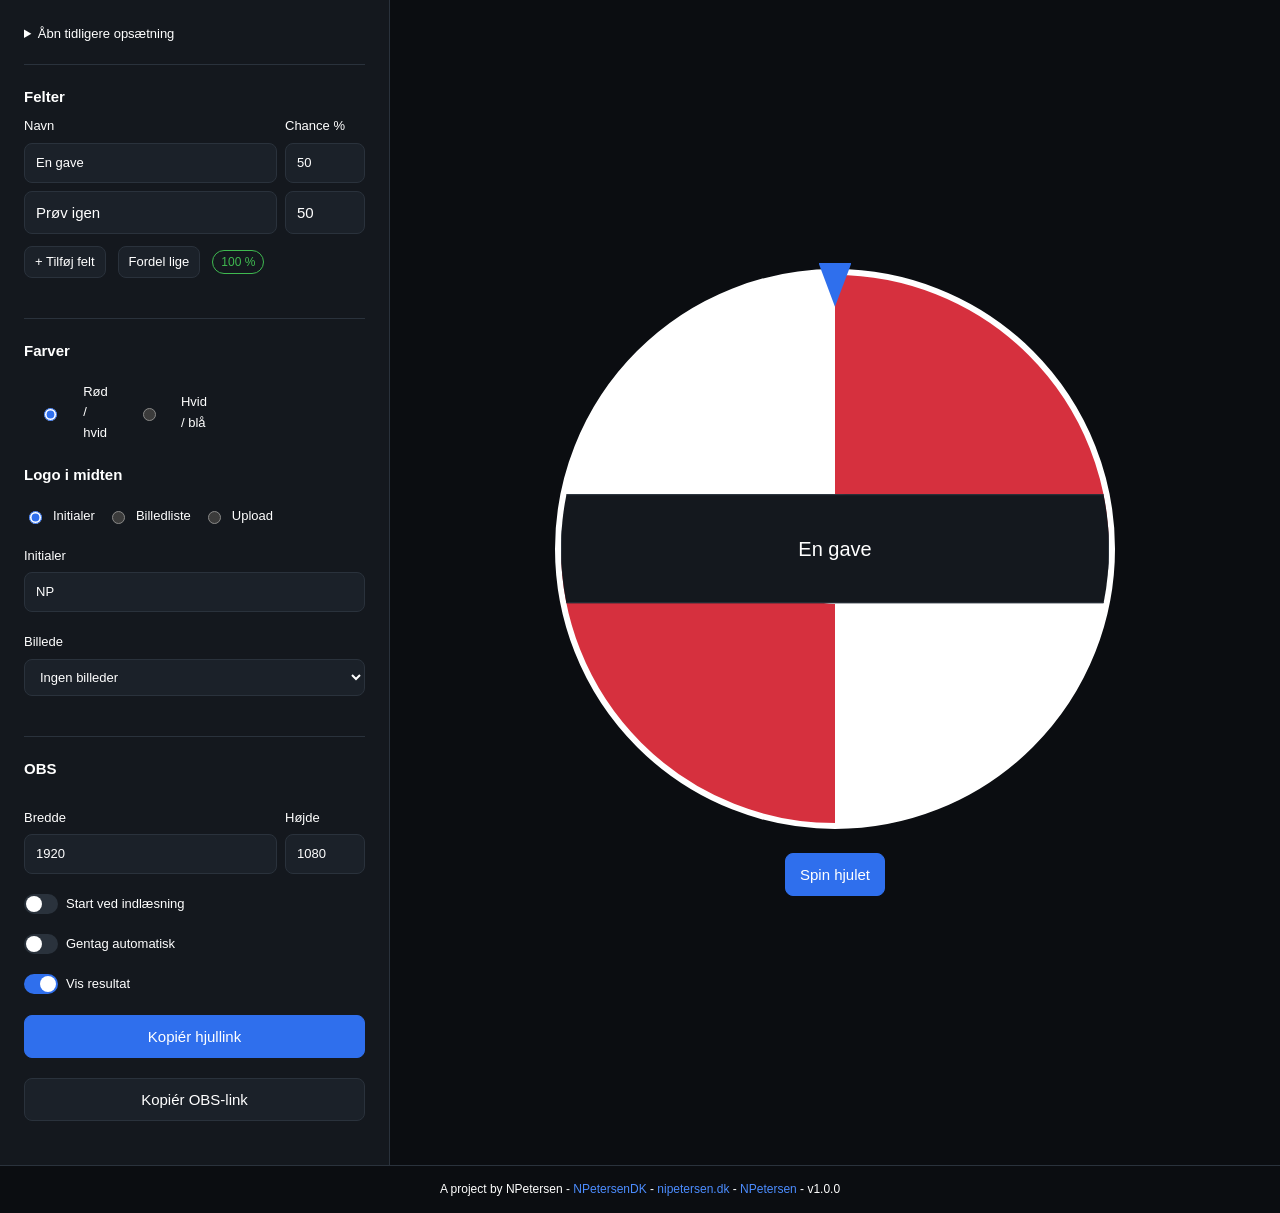
<file: mockups/spinner.html>
<!doctype html>
<html lang="da" data-theme="blue">
<head>
  <meta charset="utf-8">
  <meta name="viewport" content="width=device-width, initial-scale=1">
  <title>Spinner | Design mockup</title>
  <link rel="stylesheet" href="../design.css">
  <style>
    body { font-family: "Helvetica Neue", Helvetica, Arial, sans-serif; letter-spacing: 0; }
    .topbar { justify-content: space-between; }
    .layout { display: grid; grid-template-columns: 390px minmax(0, 1fr); min-height: 100vh; }
    aside { padding: 24px; background: var(--panel); border-right: 1px solid var(--border); }
    h1 { font-size: 24px; }
    h2 { font-size: 15px; }
    section { padding: 20px 0; border-top: 1px solid var(--border); margin-top: 20px; }
    .entry { display: grid; grid-template-columns: minmax(0, 1fr) 80px; gap: 8px; margin-top: 8px; }
    input { width: 100%; min-width: 0; }
    .preview { display: grid; align-content: center; justify-items: center; padding: 24px; gap: 24px; }
    .wheel { width: min(100%, 560px); aspect-ratio: 1; position: relative; border: 6px solid white; border-radius: 50%; background: conic-gradient(#d6303e 0deg 90deg, white 90deg 180deg, #d6303e 180deg 270deg, white 270deg); }
    .wheel::before { content: ''; position: absolute; left: 47%; top: -12px; width: 6%; height: 8%; background: var(--accent); clip-path: polygon(0 0, 100% 0, 50% 100%); }
    .wheel::after { content: 'NP'; position: absolute; inset: 40%; display: grid; place-items: center; border: 4px solid white; border-radius: 50%; background: var(--panel); font-weight: 700; }
    .result { font-size: 22px; font-weight: 600; }
    .winner { position: absolute; z-index: 1; left: 50%; top: 50%; transform: translate(-50%, -50%); width: 100%; height: 20%; display: grid; place-items: center; padding: 6px; text-align: center; background: var(--panel); border: 1px solid var(--border); border-radius: 0; clip-path: ellipse(50% 250% at 50% 50%); }
    .winner span { font-size: 20px; font-weight: 400; line-height: 1.2; overflow-wrap: anywhere; }
    @media (max-width: 760px) { .layout { grid-template-columns: minmax(0, 1fr); } .preview { grid-row: 1; } aside { border-right: 0; } }
  </style>
</head>
<body>
  <main class="layout">
    <aside>
      <details class="advanced"><summary>Åbn tidligere opsætning</summary><form class="stack"><label>Base64 eller hjullink<textarea rows="3"></textarea></label><button class="btn" type="button">Åbn opsætning</button></form></details>
      <section><h2>Felter</h2><div class="entry"><label>Navn<input value="En gave"></label><label>Chance %<input type="number" value="50"></label></div><div class="entry"><input aria-label="Navn på felt 2" value="Prøv igen"><input aria-label="Chance for felt 2" type="number" value="50"></div><div class="row wrap" style="margin-top:12px"><button class="btn sm" type="button">+ Tilføj felt</button><button class="btn sm" type="button">Fordel lige</button><span class="badge ok">100 %</span></div></section>
      <section class="stack"><h2>Farver</h2><div class="row wrap"><label class="checkbox"><input type="radio" name="palette" checked>Rød / hvid</label><label class="checkbox"><input type="radio" name="palette">Hvid / blå</label></div><h2>Logo i midten</h2><div class="row wrap"><label class="checkbox"><input type="radio" name="logo-mode" checked>Initialer</label><label class="checkbox"><input type="radio" name="logo-mode">Billedliste</label><label class="checkbox"><input type="radio" name="logo-mode">Upload</label></div><label>Initialer<input maxlength="2" value="NP"></label><label>Billede<select><option>Ingen billeder</option></select></label></section>
      <section class="stack"><h2>OBS</h2><div class="entry"><label>Bredde<input type="number" value="1920"></label><label>Højde<input type="number" value="1080"></label></div><label class="switch"><input type="checkbox">Start ved indlæsning</label><label class="switch"><input type="checkbox">Gentag automatisk</label><label class="switch"><input type="checkbox" checked>Vis resultat</label><button class="btn primary" type="button">Kopiér hjullink</button><button class="btn" type="button">Kopiér OBS-link</button></section>
    </aside>
    <div class="preview"><div class="wheel" role="img" aria-label="Rødt og hvidt spinnerhjul"><div class="winner"><span>En gave</span></div></div><button class="btn primary" type="button">Spin hjulet</button></div>
  </main>
  <footer class="footer muted">A project by NPetersen - <a href="https://github.com/NPetersenDK">NPetersenDK</a> - <a href="https://nipetersen.dk">nipetersen.dk</a> - <a href="https://twitch.tv/NPetersen">NPetersen</a> - <span>v1.0.0</span></footer>
</body>
</html>
</file>
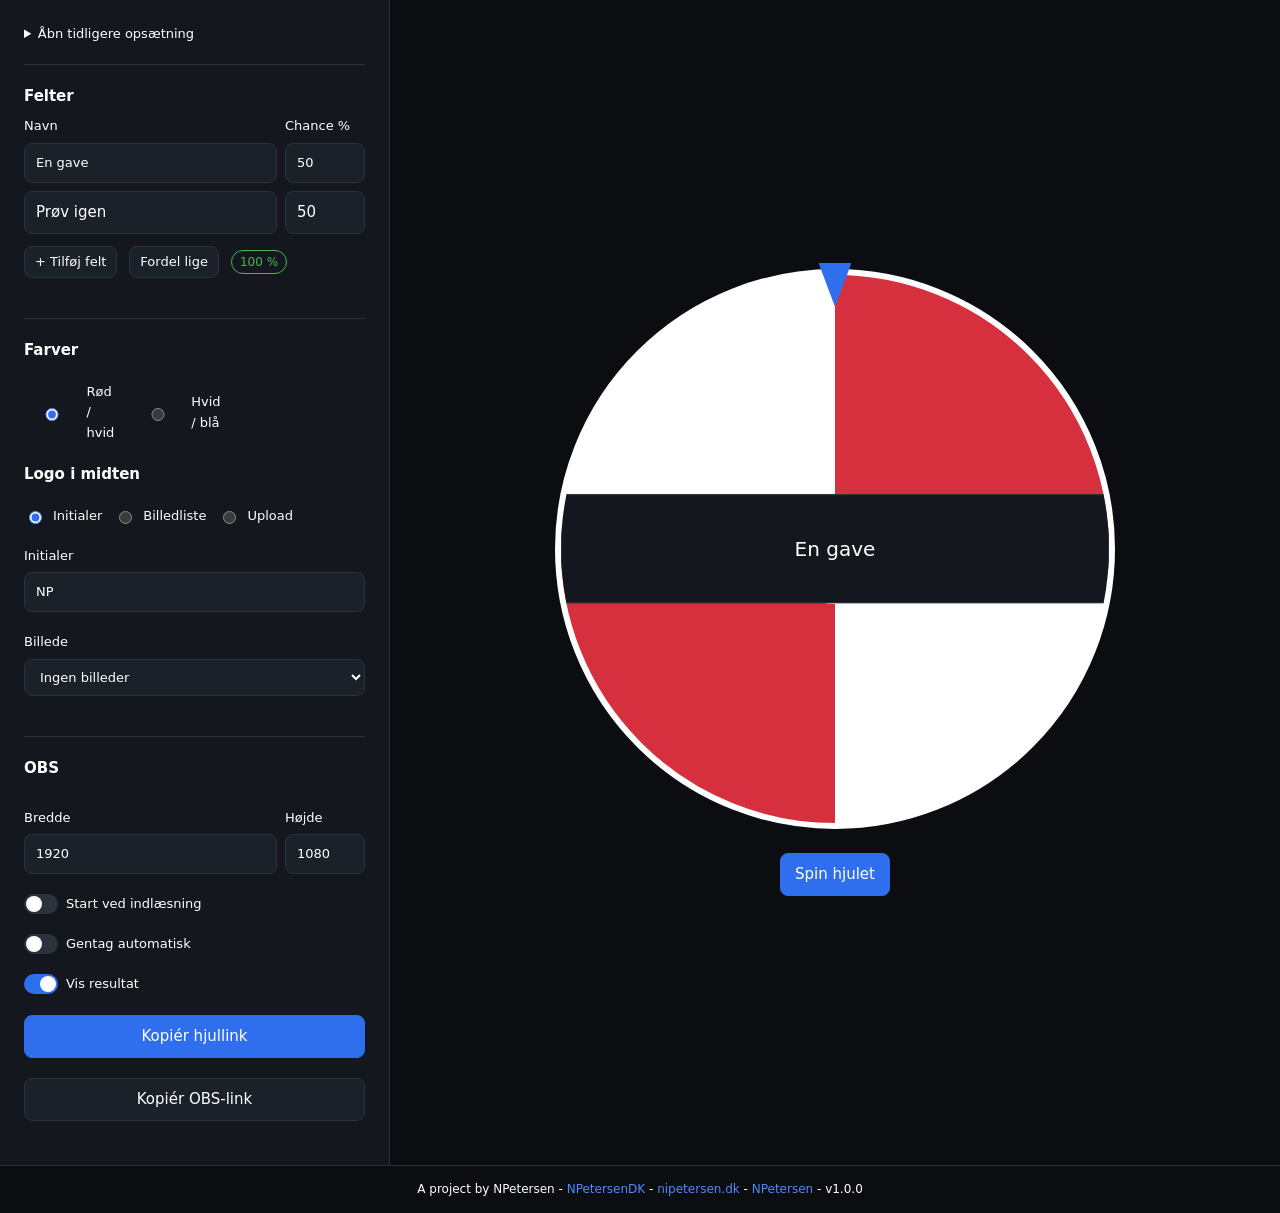
<file: mockups/spin/overview.html>
<!doctype html>
<html lang="da" data-theme="blue">
<head>
  <meta charset="utf-8">
  <meta name="viewport" content="width=device-width, initial-scale=1">
  <title>Spinner | Design mockup</title>
  <link rel="stylesheet" href="../../design.css">
  <style>
    /* mockup-only; the wheel colours are content, not theme colours */
    .layout { display: grid; grid-template-columns: 390px minmax(0, 1fr); min-height: 100vh; }
    aside { padding: 24px; background: var(--panel); border-right: 1px solid var(--border); }
    h1 { font-size: 24px; }
    h2 { font-size: 15px; }
    section { padding: 20px 0; border-top: 1px solid var(--border); margin-top: 20px; }
    .entry { display: grid; grid-template-columns: minmax(0, 1fr) 80px; gap: 8px; margin-top: 8px; }
    input { width: 100%; min-width: 0; }
    .preview { display: grid; align-content: center; justify-items: center; padding: 24px; gap: 24px; }
    .wheel { width: min(100%, 560px); aspect-ratio: 1; position: relative; border: 6px solid white; border-radius: 50%; background: conic-gradient(#d6303e 0deg 90deg, white 90deg 180deg, #d6303e 180deg 270deg, white 270deg); }
    .wheel::before { content: ''; position: absolute; left: 47%; top: -12px; width: 6%; height: 8%; background: var(--accent); clip-path: polygon(0 0, 100% 0, 50% 100%); }
    .wheel::after { content: 'NP'; position: absolute; inset: 40%; display: grid; place-items: center; border: 4px solid white; border-radius: 50%; background: var(--panel); font-weight: 700; }
    .result { font-size: 22px; font-weight: 600; }
    .winner { position: absolute; z-index: 1; left: 50%; top: 50%; transform: translate(-50%, -50%); width: 100%; height: 20%; display: grid; place-items: center; padding: 6px; text-align: center; background: var(--panel); border: 1px solid var(--border); border-radius: 0; clip-path: ellipse(50% 250% at 50% 50%); }
    .winner span { font-size: 20px; font-weight: 400; line-height: 1.2; overflow-wrap: anywhere; }
    @media (max-width: 760px) { .layout { grid-template-columns: minmax(0, 1fr); } .preview { grid-row: 1; } aside { border-right: 0; } }
  </style>
</head>
<body>
  <main class="layout">
    <aside>
      <details class="advanced"><summary>Åbn tidligere opsætning</summary><form class="stack"><label>Base64 eller hjullink<textarea rows="3"></textarea></label><button class="btn" type="button">Åbn opsætning</button></form></details>
      <section><h2>Felter</h2><div class="entry"><label>Navn<input value="En gave"></label><label>Chance %<input type="number" value="50"></label></div><div class="entry"><input aria-label="Navn på felt 2" value="Prøv igen"><input aria-label="Chance for felt 2" type="number" value="50"></div><div class="row wrap" style="margin-top:12px"><button class="btn sm" type="button">+ Tilføj felt</button><button class="btn sm" type="button">Fordel lige</button><span class="badge ok">100 %</span></div></section>
      <section class="stack"><h2>Farver</h2><div class="row wrap"><label class="checkbox"><input type="radio" name="palette" checked>Rød / hvid</label><label class="checkbox"><input type="radio" name="palette">Hvid / blå</label></div><h2>Logo i midten</h2><div class="row wrap"><label class="checkbox"><input type="radio" name="logo-mode" checked>Initialer</label><label class="checkbox"><input type="radio" name="logo-mode">Billedliste</label><label class="checkbox"><input type="radio" name="logo-mode">Upload</label></div><label>Initialer<input maxlength="2" value="NP"></label><label>Billede<select><option>Ingen billeder</option></select></label></section>
      <section class="stack"><h2>OBS</h2><div class="entry"><label>Bredde<input type="number" value="1920"></label><label>Højde<input type="number" value="1080"></label></div><label class="switch"><input type="checkbox">Start ved indlæsning</label><label class="switch"><input type="checkbox">Gentag automatisk</label><label class="switch"><input type="checkbox" checked>Vis resultat</label><button class="btn primary" type="button">Kopiér hjullink</button><button class="btn" type="button">Kopiér OBS-link</button></section>
    </aside>
    <div class="preview"><div class="wheel" role="img" aria-label="Rødt og hvidt spinnerhjul"><div class="winner"><span>En gave</span></div></div><button class="btn primary" type="button">Spin hjulet</button></div>
  </main>
  <footer class="footer muted">A project by NPetersen - <a href="https://github.com/NPetersenDK"><i class="fa-brands fa-github"></i> NPetersenDK</a> - <a href="https://nipetersen.dk">nipetersen.dk</a> - <a href="https://twitch.tv/NPetersen"><i class="fa-brands fa-twitch"></i> NPetersen</a> - v1.0.0</footer>
</body>
</html>
</file>
<file: design.css>
/* design v1.6.0 */

/* ---------- Tokens ---------- */
:root {
  --bg: #0b0d11;
  --panel: #14181e;
  --panel-2: #1b2129;
  --text: #fff;
  --muted: #fff;
  --border: #2a323c;
  --ok: #3fb950;
  --warn: #d29922;
  --err: #f85149;
  --danger: #da3633;
  --info: #4c8dff;
  --nav: #fff;
  --mono: ui-monospace, SFMono-Regular, Menlo, monospace;
  /* The two sides of a match, for score bars, round cells and team names. Not theme colours. */
  --team-a: #2f6fd6;
  --team-b: #c9822b;
  /* Theme colours (default matches blue). */
  --accent: #2f6fed;
  --link: #4c8dff;
  --accent-soft: color-mix(in srgb, var(--accent) 20%, transparent);
  /* Accent as a line (focus ring, hover or selected border, active tab). Same as --accent
     unless a theme's accent is too dark to show as a thin line on --bg. */
  --accent-edge: var(--accent);
  /* Surface for things inside a card (log, stat tiles, list items): only slightly
     darker than --panel, so they read as part of the card and not as a hole in it. */
  --inset: color-mix(in srgb, var(--panel) 50%, var(--bg));
  /* Neutral edge for insets inside a card: lighter than --border, no theme colour. */
  --border-strong: color-mix(in srgb, var(--border) 82%, var(--text));
  color-scheme: dark;
}
/* Theme drafts: set with <html data-theme="..."> */
[data-theme="blue"] { --accent: #2f6fed; --link: #4c8dff; }
/* gray: accent is rgb(60, 75, 100); --link is lighter so links stay readable on --bg. */
[data-theme="gray"] { --accent: #3c4b64; --link: #93a7c7; --accent-edge: #7a91b8; }
/* Separate --link: the red is too dark for text on --bg. */
[data-theme="esb"] { --accent: #e30613; --link: #ff6b72; }

/* ---------- Base ---------- */
* { box-sizing: border-box; }
body {
  margin: 0;
  background: var(--bg);
  color: var(--text);
  font: 15px/1.55 system-ui, -apple-system, Segoe UI, Roboto, sans-serif;
}
a { color: var(--link); text-decoration: none; }
a:hover { text-decoration: underline; }
h1, h2, h3 { margin: 0; }
/* A rule between blocks. The flex gap of .stack and .card gives it its spacing. */
hr { border: 0; border-top: 1px solid var(--border); margin: 0; width: 100%; }
/* Inline code: a small mono chip (commands, paths, hostnames). Not inside a log or a
   note, see those rules. */
code, kbd {
  font-family: var(--mono); font-size: 12px;
  background: var(--panel-2); border: 1px solid var(--border); border-radius: 6px; padding: 1px 6px;
}
.log code, pre code { background: none; border: 0; padding: 0; font-size: inherit; }

:is(.btn, a, button, input, select, textarea, summary, .tab):focus-visible {
  outline: 2px solid var(--accent-edge); outline-offset: 2px;
}

/* ---------- Utilities ---------- */
.center { min-height: 100vh; display: grid; place-items: center; padding: 24px; }
.muted { color: var(--muted); }
.small { font-size: 12px; }
.mono { font-family: var(--mono); }
.spacer { flex: 1; }
.grow { flex: 1; }
.row { display: flex; align-items: center; gap: 12px; }
.row.wrap { flex-wrap: wrap; row-gap: 6px; }
/* A flex td drops out of the table row, so action cells stay table cells. */
td.row { display: table-cell; white-space: nowrap; }
td.row > * + * { margin-left: 8px; }
/* Buttons in form rows line up with the inputs' bottom edge. */
.row.wrap > .btn { align-self: flex-end; }
/* Choice cards stretch to equal height. */
.row.wrap > .btn.choice { align-self: stretch; }
.row.wrap > .switch { align-self: flex-end; padding-bottom: 10px; }
/* Alignment and gap modifiers, so no row needs an inline style. */
.row.end, .toolbar.end { justify-content: flex-end; }
.row.center { justify-content: center; }
.row.between { justify-content: space-between; }
.row.tight, .toolbar.tight { gap: 6px; }
.stack { display: flex; flex-direction: column; gap: 20px; }
.stack.tight { gap: 8px; }
/* Pull section descriptions up under their heading. */
.stack > p { margin: 0; }
.stack > h2 + p.muted,
.stack > h3 + p.muted,
.stack > .row + p.muted { margin-top: -14px; }
/* Same spacing fix inside cards. */
.card > p { margin: 0; }
.card > h3 + p.muted { margin-top: -8px; }

/* Toolbar: a row of mixed controls (badges, inputs, buttons) that must sit on one
   centre line. Unlike .row.wrap it does not push buttons to the bottom edge, and
   inputs and selects get the same height as .btn.sm. */
.toolbar { display: flex; flex-wrap: wrap; align-items: center; gap: 8px 12px; }
.toolbar input:not([type=checkbox]):not([type=radio]):not([type=range]):not([type=color]),
.toolbar select { padding: 5px 10px; font-size: 13px; }
/* The search field in a toolbar: one width everywhere, full width on a phone. */
input.search { width: 220px; max-width: 100%; }
@media (max-width: 576px) { input.search { width: 100%; } }

/* Note: help text under a control or a button row. Normal gap, not pulled up under a
   heading like .stack > .row + p.muted does. */
.note { margin: 0; font-size: 14px; line-height: 1.6; color: var(--muted); }
/* Variables like $1 stay in the running text: no box, no monospace. */
.note code { font-family: inherit; font-size: inherit; font-weight: 600; background: none; border: 0; padding: 0; }
.stack > .note, .stack > .row + p.note, .stack > .toolbar + p.note { margin-top: 0; }
.grid2 { display: grid; grid-template-columns: 1fr 1fr; gap: 14px; }
@media (max-width: 620px) { .grid2 { grid-template-columns: 1fr; } }
.grid3 { display: grid; grid-template-columns: repeat(3, 1fr); gap: 14px; }
@media (max-width: 760px) { .grid3 { grid-template-columns: 1fr; } }
.grid4 { display: grid; grid-template-columns: repeat(4, 1fr); gap: 14px; }
@media (max-width: 960px) { .grid4 { grid-template-columns: 1fr 1fr; } }
@media (max-width: 560px) { .grid4 { grid-template-columns: 1fr; } }
/* As many columns as fit. The app sets the column minimum in a class of its own,
   for example --min: 280px on its tile grid. */
.grid-auto { display: grid; grid-template-columns: repeat(auto-fill, minmax(var(--min, 220px), 1fr)); gap: 14px; }
.center-text { text-align: center; }
.nowrap { white-space: nowrap; }
.right { text-align: right; }
.truncate { overflow: hidden; text-overflow: ellipsis; white-space: nowrap; min-width: 0; }
/* Data that is no longer current (connection lost, last known value). */
.stale { opacity: .5; }
/* Nothing to show: a centred muted line in place of a list or table body. */
.empty { text-align: center; padding: 24px 0; color: var(--muted); }
.table-wrap { overflow-x: auto; }
.hidden, [hidden] { display: none !important; }
.sr-only {
  position: absolute; width: 1px; height: 1px; margin: -1px; padding: 0;
  overflow: hidden; clip: rect(0, 0, 0, 0); white-space: nowrap; border: 0;
}

/* ---------- Layout ---------- */
.topbar {
  display: flex; align-items: center; gap: 12px; flex-wrap: wrap; row-gap: 6px;
  padding: 12px 20px; background: var(--panel); border-bottom: 1px solid var(--border);
}
.brand { font-weight: 700; color: var(--text); }
.topbar .brand img { display: block; }
.nav { display: flex; gap: 14px; margin-left: 16px; align-items: center; }
.nav a { color: var(--nav); }
.nav a:hover { color: var(--text); }
.nav a.active { color: var(--text); font-weight: 600; }
.topbar .nav a { white-space: nowrap; }
/* Nav group trigger (a dropdown) - styled like a nav link. */
.nav-dropdown-toggle {
  background: none; border: none; padding: 0; cursor: pointer;
  color: var(--nav); font: inherit;
}
.nav-dropdown-toggle:hover { color: var(--text); }
.content { max-width: 1280px; margin: 0 auto; padding: 24px 20px; }
/* .app fills the viewport so the footer sits at the bottom even on short pages. */
.app { min-height: 100vh; display: flex; flex-direction: column; }
.app .content { width: 100%; flex: 1; }
.footer {
  text-align: center; font-size: 12px; padding: 14px 20px;
  border-top: 1px solid var(--border);
}

/* ---------- Cards, stats ---------- */
.card {
  background: var(--panel); border: 1px solid var(--border);
  border-radius: 10px; padding: 20px; display: flex; flex-direction: column; gap: 14px;
}
.login { width: 360px; max-width: 100%; margin-inline: auto; }
.divider { text-align: center; color: var(--muted); margin: 4px 0; }
.statrow { gap: 12px; }
.stat {
  background: var(--panel); border: 1px solid var(--border); border-radius: 10px;
  padding: 12px 18px; min-width: 120px;
}
.stat-value { font-size: 24px; font-weight: 700; }
/* A number that is a status in itself (a win rate, a negative balance). */
.stat-value.ok { color: var(--ok); }
.stat-value.err { color: var(--err); }
.stat-label { font-size: 12px; color: var(--muted); text-transform: uppercase; letter-spacing: 0.04em; }
.stat.sm { padding: 8px 12px; min-width: 90px; }
.stat.sm .stat-value { font-size: 18px; }
.stat.sm .stat-label { font-size: 11px; }

/* Key and value. .kv is one row: key left, value right. dl.kv is a two column list
   of keys and values. */
.kv { display: flex; justify-content: space-between; gap: 12px; }
.kv span { color: var(--muted); }
dl.kv { display: grid; grid-template-columns: max-content 1fr; justify-content: start; gap: 6px 16px; margin: 0; }
dl.kv dt { color: var(--muted); }
dl.kv dd { margin: 0; overflow-wrap: anywhere; }

/* A plain list: no bullets, no indent, a small gap between items. */
ul.list { list-style: none; margin: 0; padding: 0; display: flex; flex-direction: column; gap: 6px; }

/* ---------- Forms ---------- */
label { display: flex; flex-direction: column; gap: 6px; font-size: 13px; color: var(--muted); }
label.checkbox { flex-direction: row; align-items: center; gap: 8px; color: var(--text); }
input:not([type=range]):not([type=checkbox]):not([type=radio]):not([type=color]),
select, textarea {
  background: var(--panel-2); color: var(--text);
  border: 1px solid var(--border); border-radius: 8px; padding: 9px 11px; font: inherit;
}
input:not([type=range]):not([type=checkbox]):not([type=radio]):not([type=color]):focus,
select:focus, textarea:focus { border-color: var(--accent-edge); }
input[type=checkbox], input[type=radio] { accent-color: var(--accent); }
input[type=color] {
  width: 44px; height: 34px; padding: 2px; cursor: pointer;
  background: var(--panel-2); border: 1px solid var(--border); border-radius: 8px;
}
input[type=range] {
  -webkit-appearance: none; appearance: none; width: 100%; height: 20px;
  background: transparent; padding: 0; margin: 0; cursor: pointer;
}
input[type=range]::-webkit-slider-runnable-track { height: 6px; border-radius: 999px; background: var(--border); }
input[type=range]::-moz-range-track { height: 6px; border-radius: 999px; background: var(--border); }
input[type=range]::-webkit-slider-thumb {
  -webkit-appearance: none; width: 16px; height: 16px; margin-top: -5px;
  border-radius: 50%; background: var(--accent); border: 2px solid var(--bg);
}
input[type=range]::-moz-range-thumb {
  width: 12px; height: 12px; border-radius: 50%; background: var(--accent); border: 2px solid var(--bg);
}
/* Toggle switch: a checkbox styled as a slider (row overrides the label rule). */
.switch { display: inline-flex; flex-direction: row; align-items: center; gap: 8px; cursor: pointer; font-size: 13px; }
.switch input {
  appearance: none; -webkit-appearance: none; margin: 0; cursor: pointer;
  width: 34px; height: 20px; border-radius: 999px; background: var(--border);
  position: relative; transition: background 0.15s ease; flex: none;
}
.switch input:checked { background: var(--accent); }
.switch input::before {
  content: ""; position: absolute; top: 2px; left: 2px; width: 16px; height: 16px;
  border-radius: 50%; background: #fff; transition: transform 0.15s ease;
}
.switch input:checked::before { transform: translateX(14px); }
/* Advanced fold on create forms. */
details.advanced summary { cursor: pointer; color: var(--muted); font-size: 13px; user-select: none; }
details.advanced[open] summary { margin-bottom: 12px; }

/* ---------- Buttons ---------- */
.btn {
  background: var(--panel-2); color: var(--text); border: 1px solid var(--border);
  border-radius: 8px; padding: 9px 14px; font: inherit; cursor: pointer;
}
.btn:hover { border-color: var(--accent-edge); }
.btn.primary { background: var(--accent); border-color: var(--accent); color: #fff; }
.btn.danger { background: var(--danger); border-color: var(--danger); color: #fff; }
.btn.ghost { background: transparent; }
.btn.ghost.danger { background: transparent; border-color: var(--danger); color: var(--danger); }
/* Login buttons are anchors: flex centers the icon + label pair. */
.btn.block { width: 100%; display: inline-flex; align-items: center; justify-content: center; gap: 8px; text-decoration: none; }
.btn.block:hover { text-decoration: none; }
.btn.sm { padding: 5px 10px; font-size: 13px; }
.btn:disabled { opacity: 0.6; cursor: default; }
.btn:disabled:hover { border-color: var(--border); }
/* A toggle that is switched on (flags, filters): the same fill as .chip.on. */
.btn.on { background: var(--accent); border-color: var(--accent); color: #fff; }
/* Square button holding only an icon (plus, minus, zoom). */
.btn.icon { width: 36px; padding-left: 0; padding-right: 0; text-align: center; flex: none; }
.btn.sm.icon { width: 30px; }
/* Big choice button with a hint line. Optional <i> icon and <b> title. */
.btn.choice {
  display: flex; flex-direction: column; align-items: flex-start; gap: 3px;
  text-align: left; flex: 1 1 260px; align-self: stretch;
}
.btn.choice .choice-hint { color: var(--muted); font-size: 12px; }
.btn.choice i { font-size: 28px; color: var(--link); }
.btn.choice b, .btn.choice strong { font-size: 18px; }
.btn.choice.on { border-color: var(--accent-edge); background: var(--accent-soft); }
/* A grid of choice buttons (wizard steps, landing pages): bigger padding, equal height. */
.choice-grid { display: grid; grid-template-columns: repeat(auto-fit, minmax(220px, 1fr)); gap: 14px; }
.choice-grid > .btn.choice { flex: none; min-height: 130px; padding: 22px; gap: 8px; }
.choice-grid.compact { grid-template-columns: repeat(auto-fit, minmax(108px, 1fr)); gap: 10px; }
.choice-grid.compact > .btn.choice { min-height: 0; padding: 16px 12px; gap: 6px; }
.choice-grid.compact > .btn.choice i { font-size: 24px; }
.choice-grid.compact > .btn.choice b { font-size: 16px; }
/* Links styled as buttons. */
a.btn { color: var(--text); text-decoration: none; display: inline-block; }
a.btn:hover { text-decoration: none; }
a.btn.primary, a.btn.danger { color: #fff; }
a.btn.ghost.danger { color: var(--danger); }

/* ---------- Segmented control ---------- */
/* One frame, flat buttons, the chosen one filled. For a small set of exclusive
   choices (view mode, a 1 to 10 rating). .sm for many narrow segments. */
.segmented { display: inline-flex; flex-wrap: wrap; border: 1px solid var(--border); border-radius: 8px; overflow: hidden; }
.segmented > button, .segmented > a {
  background: transparent; color: var(--muted); border: 0; border-left: 1px solid var(--border);
  padding: 7px 14px; font: inherit; font-size: 13px; line-height: 1.2; cursor: pointer; text-decoration: none;
}
.segmented > :first-child { border-left: 0; }
.segmented > button:hover, .segmented > a:hover { background: var(--panel-2); color: var(--text); text-decoration: none; }
.segmented > .on { background: var(--accent); color: #fff; }
.segmented.sm > button, .segmented.sm > a { padding: 4px 9px; font-size: 12px; }

/* ---------- Item: a selectable row ---------- */
/* Pickers, search results, station lists. Inset surface, the edge lights up on
   hover, .on marks the chosen one. Works as a button, a link or a div. */
.item {
  display: flex; align-items: center; gap: 10px; width: 100%; min-width: 0;
  padding: 7px 10px; background: var(--inset); color: var(--text);
  border: 1px solid var(--border-strong); border-radius: 8px;
  font: inherit; text-align: left; text-decoration: none; cursor: pointer;
}
.item:hover { border-color: var(--accent-edge); background: var(--panel-2); text-decoration: none; }
.item.on { border-color: var(--accent-edge); box-shadow: 0 0 0 1px var(--accent-edge); }

/* ---------- Progress and meter ---------- */
/* Progress: a thin bar filled from the left in --ok. The app sets the fill width. */
.progress { height: 4px; border-radius: 2px; background: var(--border); overflow: hidden; }
.progress-fill { height: 100%; width: 0; background: var(--ok); transition: width .3s linear; }
/* Meter (audio level): the whole scale as a gradient, covered from the right down to
   the current level. The app sets --lvl (0 to 100) on the .meter element. */
.meter {
  height: 4px; border-radius: 2px; overflow: hidden; display: flex; justify-content: flex-end;
  background: linear-gradient(90deg, var(--ok) 0%, var(--warn) 80%, var(--err) 100%);
}
.meter-cover { height: 100%; width: calc((100 - var(--lvl, 0)) * 1%); background: var(--border); transition: width .1s linear; }

/* ---------- Tables ---------- */
.table { width: 100%; border-collapse: collapse; }
.table th, .table td { text-align: left; padding: 6px 10px; border-bottom: 1px solid var(--border); vertical-align: middle; }
.table th { color: var(--muted); font-weight: 600; font-size: 12px; text-transform: uppercase; }
.table td.empty { padding: 16px 10px; }
.table tr.clickable { cursor: pointer; }
.table tr.clickable:hover td { background: var(--panel-2); }
.table td.num, .table th.num { text-align: right; font-variant-numeric: tabular-nums; }
/* Sortable headers: th.sort with aria-sort and an <i class="fa-solid fa-sort">.
   Active column: fa-arrow-up / fa-arrow-down. Not a Tab stop on purpose. */
.table th.sort { cursor: pointer; user-select: none; white-space: nowrap; }
.table th.sort:hover { color: var(--text); }
.table th.sort i { margin-left: 6px; font-size: 11px; opacity: .35; }
.table th.sort[aria-sort="ascending"] i,
.table th.sort[aria-sort="descending"] i { opacity: 1; color: var(--text); }

/* Clickable rows have two modes, chosen per table:
   1. Expand: add <td class="chev"> first in the row, toggle .open on the row,
      and put a <tr class="rowdetail"> with the details directly after it.
   2. Modal: no chevron; the click opens a <dialog class="modal">. */
.table td.chev { width: 28px; color: var(--muted); }
.table td.chev i { font-size: 11px; transition: transform .15s ease; }
.table tr.clickable.open td { background: var(--panel-2); }
.table tr.clickable.open td.chev i { transform: rotate(90deg); color: var(--text); }
.table tr.rowdetail td { background: rgba(255, 255, 255, 0.02); }
.rowdetail-grid { display: flex; flex-wrap: wrap; gap: 6px 24px; font-size: 12.5px; padding: 2px 0 4px; }

/* ---------- Chips ---------- */
.chips { display: flex; flex-wrap: wrap; gap: 6px; }
.chips.scroll { max-height: 9rem; overflow-y: auto; }
.chip {
  display: inline-flex; align-items: center; gap: 6px; white-space: nowrap;
  padding: 3px 10px; border: 1px solid var(--border); border-radius: 999px;
  background: none; color: var(--text); font: inherit; font-size: 12px; cursor: pointer;
}
.chip:hover { border-color: var(--accent-edge); }
.chip i { color: var(--muted); font-size: 10px; }
.chip.on { background: var(--accent); border-color: var(--accent); color: #fff; }

/* ---------- Tabs (CSS only; switching stays in app JS) ---------- */
.tabs { display: flex; flex-wrap: wrap; gap: 4px; border-bottom: 1px solid var(--border); }
.tab {
  background: none; border: 0; border-bottom: 2px solid transparent; margin-bottom: -1px;
  color: var(--muted); padding: 8px 14px; font: inherit; cursor: pointer; text-decoration: none;
}
.tab:hover { color: var(--text); text-decoration: none; }
.tab.on { color: var(--text); border-bottom-color: var(--accent-edge); font-weight: 600; }
.tab:disabled { opacity: .4; cursor: default; }

/* ---------- Modals ---------- */
.modal-overlay {
  position: fixed; inset: 0; z-index: 100;
  background: rgba(0, 0, 0, 0.6);
  display: grid; place-items: center; padding: 24px;
}
.modal {
  background: var(--panel); border: 1px solid var(--border);
  border-radius: 12px; padding: 28px; max-width: 520px; text-align: center;
  box-shadow: 0 8px 32px rgba(0, 0, 0, 0.5); display: flex; flex-direction: column; gap: 14px;
}
.modal h2 { margin: 0; }
/* The modal's flex gap spaces its paragraphs. */
.modal > p { margin: 0; }
/* Text-heavy dialogs (confirmations, notices): wider + left-aligned. */
.modal.wide { max-width: 560px; text-align: left; }
/* Detail and search dialogs: wide, scrolls inside. */
.modal.lg { max-width: 760px; max-height: 90vh; overflow-y: auto; text-align: left; }
.modal .log { text-align: left; }
/* Native <dialog class="modal">: open with showModal(), close with close(). */
dialog.modal { color: var(--text); margin: auto; width: calc(100% - 32px); }
dialog.modal:not([open]) { display: none; }
dialog.modal::backdrop { background: rgba(0, 0, 0, 0.6); }
/* Confirm popup (dsConfirm, react/Confirm): the message may hold line breaks. */
.ds-confirm-msg { white-space: pre-line; }
/* Error popup (dsError): left-aligned text. */
dialog.modal.err { text-align: left; max-width: 480px; }
dialog.modal.err h2 { color: var(--err); }
dialog.modal.err form { display: flex; justify-content: flex-end; }

/* ---------- Dropdown ---------- */
.dropdown { position: relative; }
.user-profile-button {
  background: var(--accent);
  border: 1px solid rgba(255, 255, 255, 0.15);
  border-radius: 20px;
  white-space: nowrap;
}
/* Flat accent, like .btn.primary. */
.user-profile-button:hover {
  background: color-mix(in srgb, var(--accent) 85%, #000);
}
.dropdown-menu {
  position: absolute; right: 0; top: calc(100% + 8px); z-index: 50;
  min-width: 200px; padding: 6px;
  background: var(--panel-2); border: 1px solid var(--border);
  border-radius: 10px; box-shadow: 0 4px 16px rgba(0, 0, 0, 0.4);
  display: flex; flex-direction: column;
}
.dropdown-header {
  padding: 6px 10px; font-size: 12px; color: var(--muted);
  text-transform: uppercase; letter-spacing: 0.04em;
}
.dropdown-item {
  display: flex; align-items: center; gap: 8px;
  padding: 8px 10px; border: none; background: none; cursor: pointer;
  color: var(--text); font: inherit; text-align: left; border-radius: 6px;
}
.dropdown-item:hover { background: var(--accent-soft); text-decoration: none; }
.dropdown-divider { border: none; border-top: 1px solid var(--border); margin: 4px 0; width: auto; }

/* Flat accent login button. */
.login-button {
  background: var(--accent);
  border: 1px solid rgba(255, 255, 255, 0.1);
  border-radius: 20px;
  text-decoration: none;
}
.login-button:hover {
  background: color-mix(in srgb, var(--accent) 85%, #000);
  text-decoration: none;
}

/* ---------- Text status ---------- */
.error { color: var(--err); font-size: 13px; }
.warn { color: var(--warn); font-size: 13px; }
.success { color: var(--ok); font-size: 13px; }

/* ---------- Badges (after text status: .badge must win the font size) ---------- */
.badge { display: inline-block; padding: 2px 8px; border-radius: 999px; font-size: 12px; border: 1px solid var(--border); white-space: nowrap; }
.badge.ok { color: var(--ok); border-color: var(--ok); }
.badge.warn { color: var(--warn); border-color: var(--warn); }
.badge.err { color: var(--err); border-color: var(--err); }
.badge.info { color: var(--info); border-color: var(--info); }
/* Tags (groups, games, sources): the theme colour, so red in esb, blue in blue. */
.badge.accent { color: var(--link); border-color: var(--accent-edge); }
.badge.muted { color: var(--muted); border-color: var(--border); }
/* A badge that is a link or a button: keeps the badge look, the edge lights up on hover. */
a.badge:hover { border-color: var(--accent-edge); text-decoration: none; }
button.badge { background: none; color: var(--text); font: inherit; font-size: 12px; line-height: inherit; cursor: pointer; }
button.badge:hover { border-color: var(--accent-edge); }
/* Something happening right now (recording, on air): the badge breathes. */
.badge.live { animation: ds-pulse 2s infinite; }
@keyframes ds-pulse { 0%, 100% { opacity: 1; } 50% { opacity: .6; } }
@media (prefers-reduced-motion: reduce) { .badge.live { animation: none; } }

/* ---------- Alerts ---------- */
.alert {
  padding: 10px 14px; border: 1px solid var(--border); border-radius: 8px;
  background: var(--panel-2); font-size: 14px;
}
.alert.ok { border-color: var(--ok); color: var(--ok); background: color-mix(in srgb, var(--ok) 10%, transparent); }
.alert.warn { border-color: var(--warn); color: var(--warn); background: color-mix(in srgb, var(--warn) 10%, transparent); }
.alert.err { border-color: var(--err); color: var(--err); background: color-mix(in srgb, var(--err) 10%, transparent); }
.alert.info { border-color: var(--info); color: var(--info); background: color-mix(in srgb, var(--info) 10%, transparent); }

/* ---------- Log ---------- */
/* Log / console: terminal-like. Works on a <pre> (keeps spacing) or on a div of
   .log-entry lines. Give it a height where needed, for example height: 300px. */
.log {
  background: var(--bg); border: 1px solid var(--border); border-radius: 8px;
  padding: 8px 10px; font-family: var(--mono); font-size: 12px;
  line-height: 1.25; margin: 0;
  max-height: 20rem; overflow: auto;
}
/* Only a <pre> keeps its spacing; a div of .log-entry lines must not, or the
   line breaks between the divs would show as blank lines. */
pre.log { white-space: pre-wrap; }
/* One surface rule: inside a card, things that need a surface get a slightly darker
   fill and a neutral edge, so you can see where each one ends without another colour.
   The theme colour is kept for things you can click or select (hover, the selected item). */
.card .log, .card .stat { background: var(--inset); border-color: var(--border-strong); }
.log-entry { padding: 2px 0; font-size: 12px; color: var(--text); overflow-wrap: anywhere; }
.log-entry.ok { color: var(--ok); }
.log-entry.warn { color: var(--warn); }
.log-entry.err { color: var(--err); }
.log-entry.debug { color: var(--muted); }

/* ---------- Toasts (see design.js: dsToast) ---------- */
.toast-area {
  position: fixed; right: 16px; bottom: 16px; z-index: 200;
  display: flex; flex-direction: column; gap: 8px; max-width: calc(100% - 32px);
}
.toast {
  background: var(--panel-2); color: var(--text); font-size: 14px;
  border: 1px solid var(--border); border-left: 4px solid var(--info); border-radius: 8px;
  padding: 10px 14px; min-width: 220px; box-shadow: 0 4px 16px rgba(0, 0, 0, 0.4);
}
.toast.ok { border-left-color: var(--ok); }
.toast.warn { border-left-color: var(--warn); }
.toast.err { border-left-color: var(--err); }
.toast.info { border-left-color: var(--info); }

/* ---------- Access denied page ---------- */
/* <main class="card denied"> inside .center, with the claims in a .log > dl.
   Template in mockups/shared/denied.html. */
.denied { width: 34rem; max-width: 100%; border-top: 3px solid var(--err); }
.denied dl { margin: 0; display: grid; grid-template-columns: max-content 1fr; gap: 8px 20px; font-size: 14px; overflow-wrap: anywhere; }
.denied dt { color: var(--muted); }
.denied dd { margin: 0; font-family: var(--mono); }
.denied dd .muted { font-style: italic; font-family: inherit; }
.denied .log { padding: 14px 18px; }
</file>
